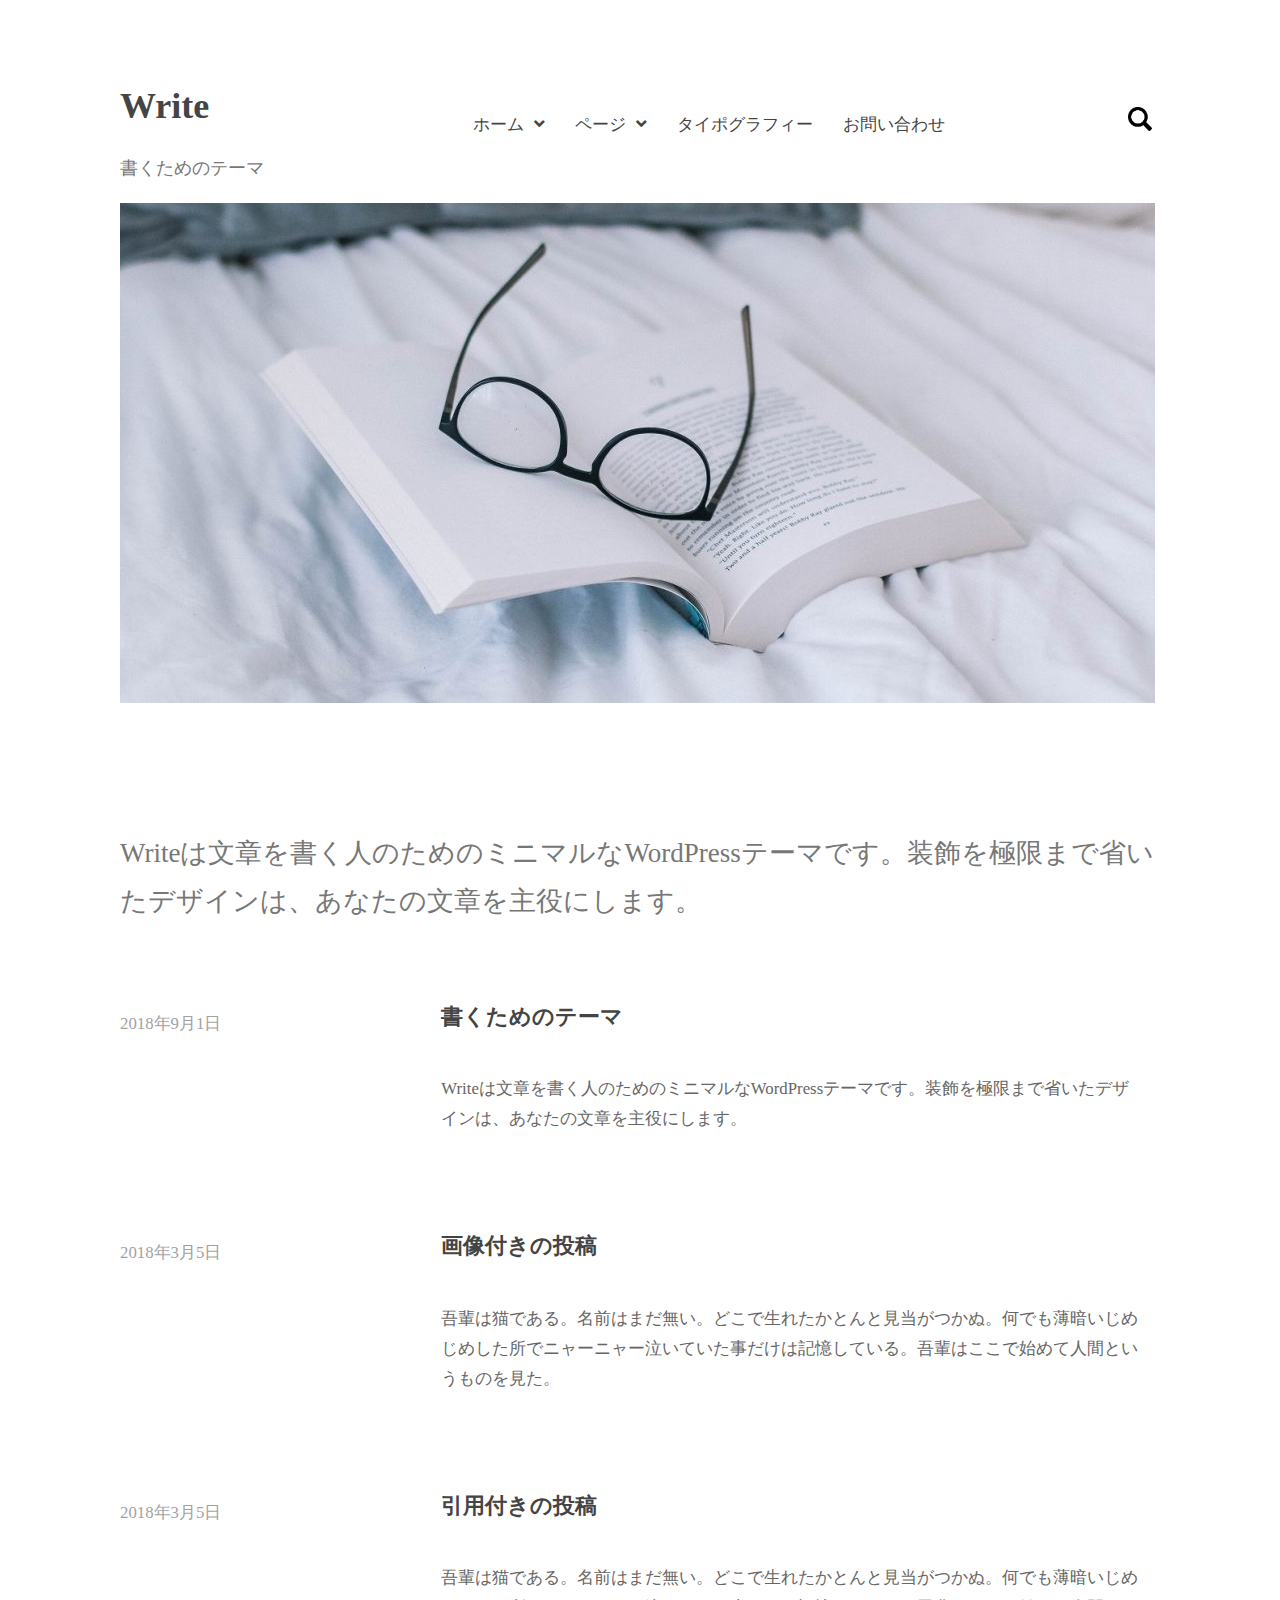
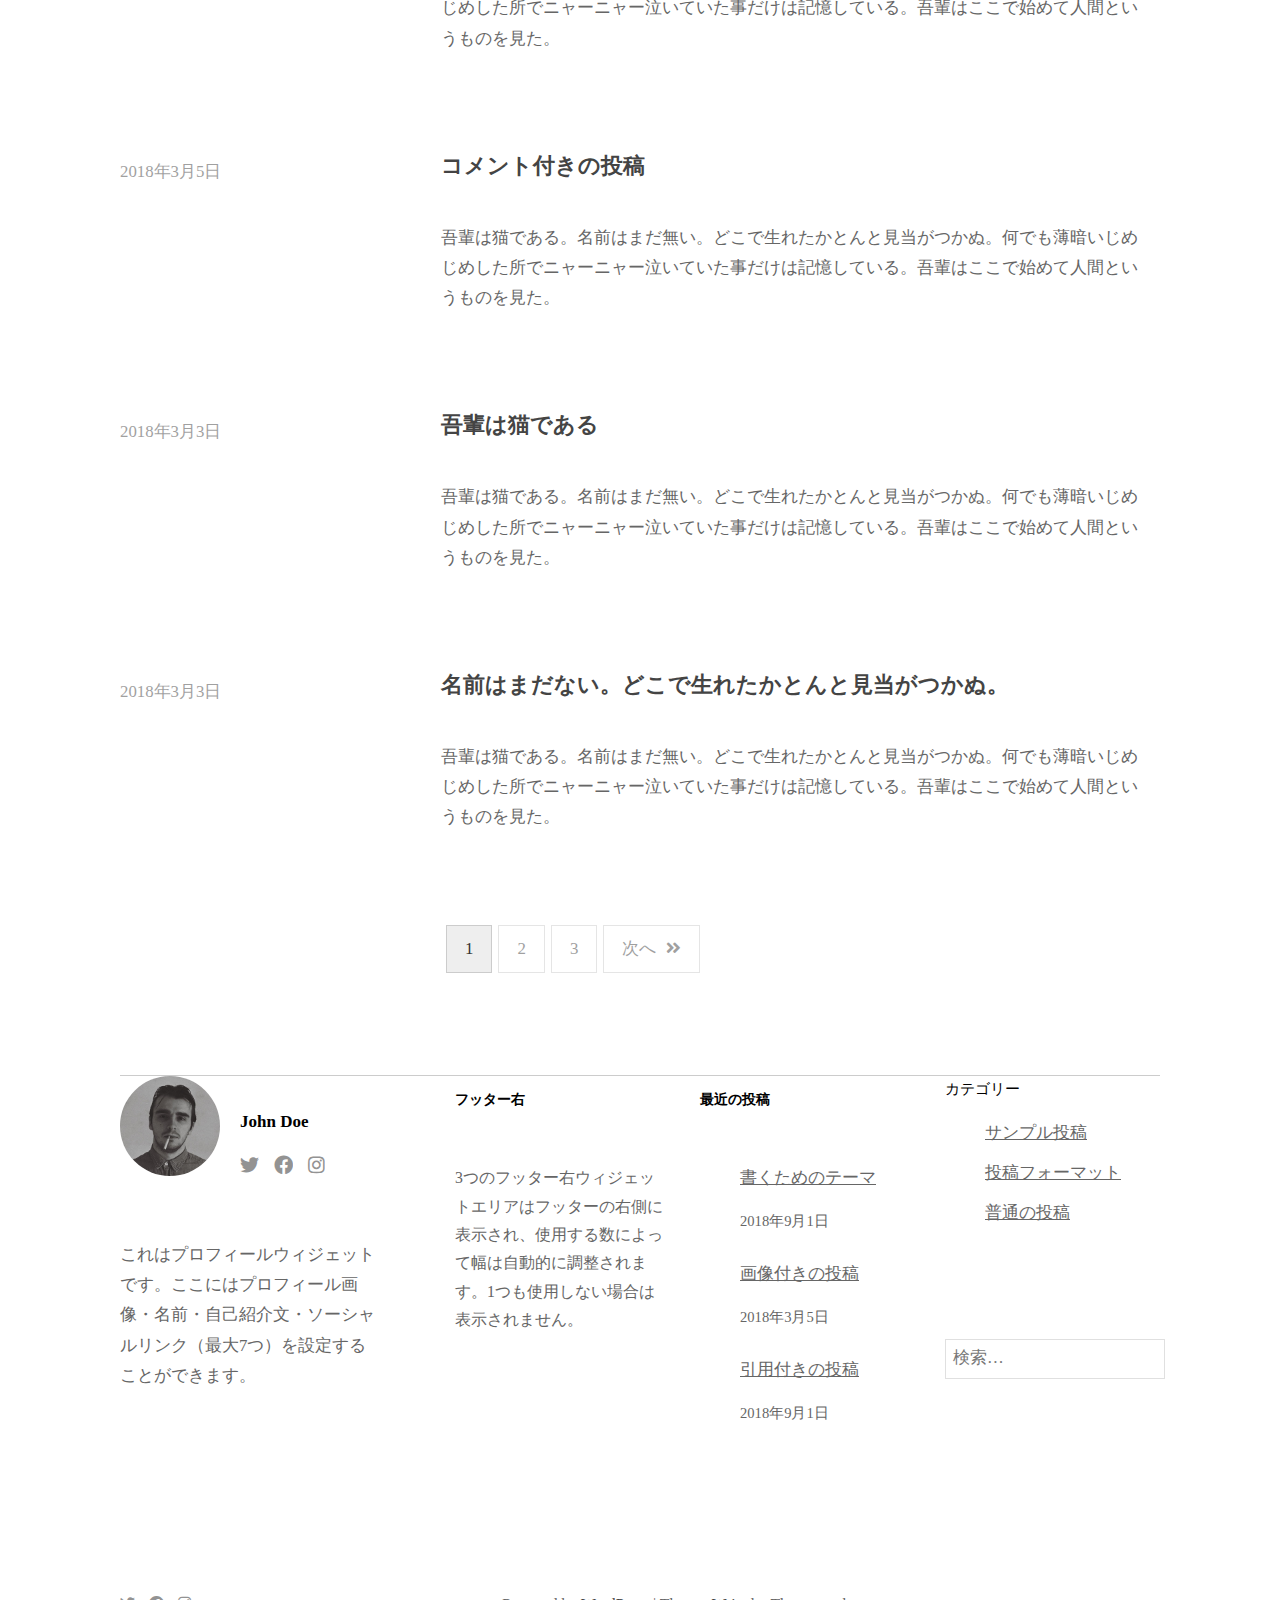
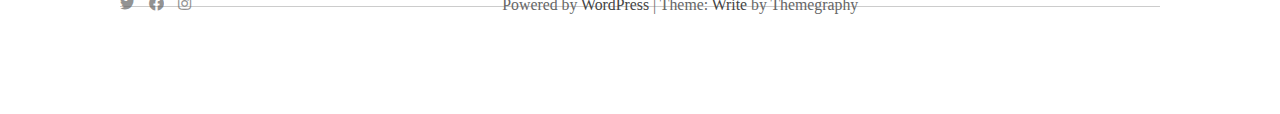
<file: Desktop/day1/index.html>
<!DOCTYPE html>
<html lang="ja">

<head>
    <meta charset="UTF-8">
    <meta http-equiv="X-UA-Compatible" content="IE=edge">
    <meta name="viewport" content="width=device-width, initial-scale=1.0">
    <title>Document</title>
    <link rel="stylesheet" href="css/style.css">
    <link href="https://use.fontawesome.com/releases/v5.6.1/css/all.css" rel="stylesheet">
</head>

<body>
    <header>
        <div class="container">
            <div class="header-left">
                <h1><a href="">Write</a></h1>
                <p>書くためのテーマ</p>

            </div>
            <div class="header-right">
                <div class="header-nav">
                    <div class="gnav">
                        <ul>
                            <li><a href="">ホーム<span class="fas fa-angle-down"></span></a>
                                <ul>
                                    <li><a href="">→カスタマイズ</a></li>
                                </ul>
                            </li>
                            <li><a href="">ページ<span class="fas fa-angle-down"></span></a>
                                <ul>
                                    <li><a href="">アイキャッチ画像無しのページ</a></li>
                                    <li><a href="">ページ (全幅テンプレート)</a></li>
                                </ul>
                            <li><a href="">タイポグラフィー</a>
                            </li>
                            <li><a href="">お問い合わせ</a></li>
                    </div>
                    <div class="serch-wrapper">
                        <form action="＃">
                            <input class="search" name="q"type="text" placeholder="検索...">
                            
                        </form>
                    </div>
                </div>
            </div>
        </div>
    </header>

    <div class="top-wrapper">
        <div class="container">
            <img src="kusomegane.jpg">
            <p>Writeは文章を書く人のためのミニマルなWordPressテーマです。装飾を極限まで省いたデザインは、あなたの文章を主役にします。</p>
        </div>    
    </div>

    <div class="main-wrapper">
        <div class="container">
            <div class="text-box">
                <div class="date">
                    <p><a href="#">2018年9月1日</a></p>
                </div>
                <div class="textarea">
                    <h1 class="text-heading"><a href="#">書くためのテーマ</a></h1>
                    <p class="text">Writeは文章を書く人のためのミニマルなWordPressテーマです。装飾を極限まで省いたデザインは、あなたの文章を主役にします。</p>
                </div>
            </div>

            <div class="text-box">
                <div class="date">
                    <p><a href="#">2018年3月5日</a></p>
                </div>
                <div class="textarea">
                    <h1 class="text-heading"><a href="#">画像付きの投稿</a></h1>
                    <p class="text">吾輩は猫である。名前はまだ無い。どこで生れたかとんと見当がつかぬ。何でも薄暗いじめじめした所でニャーニャー泣いていた事だけは記憶している。吾輩はここで始めて人間というものを見た。</p>
                </div>
            </div>

            <div class="text-box">
                <div class="date">
                    <p><a href="#">2018年3月5日</a></p>
                </div>
                <div class="textarea">
                    <h1 class="text-heading"><a href="#">引用付きの投稿</a></h1>
                    <p class="text">吾輩は猫である。名前はまだ無い。どこで生れたかとんと見当がつかぬ。何でも薄暗いじめじめした所でニャーニャー泣いていた事だけは記憶している。吾輩はここで始めて人間というものを見た。</p>
                </div>
            </div>

            <div class="text-box">
                <div class="date">
                    <p><a href="#">2018年3月5日</a></p>
                </div>
                <div class="textarea">
                    <h1 class="text-heading"><a href="#">コメント付きの投稿</a></h1>
                    <p class="text">吾輩は猫である。名前はまだ無い。どこで生れたかとんと見当がつかぬ。何でも薄暗いじめじめした所でニャーニャー泣いていた事だけは記憶している。吾輩はここで始めて人間というものを見た。</p>
                </div>
            </div>

            <div class="text-box">
                <div class="date">
                    <p><a href="#">2018年3月3日</a></p>
                </div>
                <div class="textarea">
                    <h1 class="text-heading"><a href="#">吾輩は猫である</a></h1>
                    <p class="text">吾輩は猫である。名前はまだ無い。どこで生れたかとんと見当がつかぬ。何でも薄暗いじめじめした所でニャーニャー泣いていた事だけは記憶している。吾輩はここで始めて人間というものを見た。</p>
                </div>
            </div>

            <div class="text-box">
                <div class="date">
                    <p><a href="#">2018年3月3日</a></p>
                </div>
                <div class="textarea">
                    <h1 class="text-heading"><a href="#">名前はまだない。どこで生れたかとんと見当がつかぬ。</a></h1>
                    <p class="text">吾輩は猫である。名前はまだ無い。どこで生れたかとんと見当がつかぬ。何でも薄暗いじめじめした所でニャーニャー泣いていた事だけは記憶している。吾輩はここで始めて人間というものを見た。</p>
                </div>
            </div>

           <ul class="page-list">
               <li class="this">1</li>
               <li><a href="">2</a></li>
               <li><a href="">3</a></li>
               <li><a href="">次へ<span class="fas fa-angle-double-right"></span></a></li>
           </ul>


            
        </div>

        <div class="profile-wrapper">
            <div class="container">
                <div class="profile">
                  <img class="photo" src="dandy.png">
                  <div class="profile-heading">
                    <h1>John Doe</h1>
                    <a href=""><i class="fab fa-twitter"></i></a>
                    <a href=""><i class="fab fa-facebook"></i></a>
                    <a href=""><i class="fab fa-instagram"></i></a>
                  </div>
                  <div class="profile-text">
                      <p>これはプロフィールウィジェットです。ここにはプロフィール画像・名前・自己紹介文・ソーシャルリンク（最大7つ）を設定することができます。</p>
                  </div>
                </div>
                <div class="sub-menu">
                    <div class="sub">
                        <h2 class="sub-heading">フッター右</h2>
                        <P class="sub-text">3つのフッター右ウィジェットエリアはフッターの右側に表示され、使用する数によって幅は自動的に調整されます。1つも使用しない場合は表示されません。</P>
                    </div>
                    <div class="sub">
                        <h2 class="sub-heading">最近の投稿</h2>
                        <ul class="sub1">
                            <li><a href="">書くためのテーマ</a></li>
                            <p>2018年9月1日</p>
                            <li><a href="">画像付きの投稿</a></li>
                            <p>2018年3月5日</p>
                            <li><a href="">引用付きの投稿</a></li>
                            <p>2018年9月1日</p>
                        </ul>
                    </div>
                    <div class="sub">
                        <h2　class="sub-heading">カテゴリー</h2>
                        <ul class="sub2">
                            <li><a href="">サンプル投稿</a></li>
                            <li><a href="">投稿フォーマット</a></li>
                            <li><a href="">普通の投稿</a></li>
                        </ul>
                        <input class="sub-input" type="search" placeholder="検索…">
                    </div>
                </div>
            </div>
        </div>
    </div>

    <footer>
        <div class="container">
            <div class="footer-icon">
                <a href=""><i class="fab fa-twitter"></i></a>
                <a href=""><i class="fab fa-facebook"></i></a>
                <a href=""><i class="fab fa-instagram"></i></a>
            </div>
            <div class="footer-logo">
                <p> Powered by <span><a href="#">WordPress</a></span> | Theme: <span><a href="#">Write</a></span> by Themegraphy</p>
            </div>
            
        </div>
    </footer>



</body>

</html>
</file>
<file: Desktop/day1/css/style.css>
body {
    font-size: 15px;
    font-family: Georgia, 游明朝, YuMincho, "Hiragino Mincho ProN", Meiryo, serif;
    line-height: 1.8;
}

a{
    text-decoration:none;
    color:#444444;
}

header{
    height: 152px;
    margin-top: 50px;
}

.container{
    width: 1040px;
    margin: 0% auto;
}

ul{
    list-style: none;
}

.header-left{
    float:left;
}

.header-right{
    float:right;
    padding-top: 45px;
    position:relative;
}

.header-left h1{
    font-size: 36px;
    height: 54px;
    
}

.header-left p{
    font-size: 18px;
    color:#777777;
}

.gnav li{
    float:left;
    font-size: 16.88px;
    padding:0 15px;
    position: relative;
}

.gnav li ul{
    position: absolute;
    top:45px;
    left: -5px;
    height: 0;
    visibility: hidden;
}

.gnav li li{
    width: 200px;
    border:1px solid #f0f0f0;
    padding: 10px 20px 0 20px;
    box-shadow: 0.5px 0.5px #f0f0f0;
    opacity: 0;
    transition: all 0.3s;
    background-color: white;
}

.gnav li a{
    display:block;
    padding-bottom: 20px;
}

.gnav li:hover ul li{
    visibility: visible;
    opacity: 1;
}

.gnav li a:hover{
    color: #c49029;
} 

.fas{
    margin-left:10px;
}

.gnav{
    padding:0 200px 0 0;
}

.search-wrapper{
    height: 40px;
    display:inline-block;
    position: relative;
    float:right;
}

.search{
    height:36px;
    width:0px;
    background: url("../search-icon-png-9985.png") left center no-repeat;
    background-size: 24px 24px;
    padding-left: 30px;
    font-size:16px;
    border: 1px solid #e0e0e0;
    position: absolute;
    right:0;
    top: 50px;
    outline: none;
    border: none;
    cursor: pointer;
    transition:0.5s;
    }

.search:focus{
    height: 34px;
    width: 180px;
    border: 1px solid #e0e0e0;
    background-color:white;
    cursor: text;
}

.top-wrapper{
    height:780px;
    
}

.top-wrapper p{
    font-size:27px;
    color:#777777;
    padding-top:90px;
}

.main-wrapper{
    height:auto;
    padding-bottom:40px;
}

.date{
    float:left;
    margin-right:220px;
    font-size:16.8px;
    color:#999999;
    padding-top:10px;
    opacity: 0.5;
}

.date:hover{
    opacity: 1;
}

.textarea{
    width:700px;
    display:inline-block;
}

.text-heading{
    color:#111111;
    font-size:22.4px;
    padding-bottom:20px;
}

.text-heading a:hover{
    color:#C49029;
}


.text{
    font-size:16.8px;
    color:#666666;
}

.text-box{
    padding-bottom:60px;
}

.page-list li{
    float:left;
    font-size: 16.88px;
    color:#777777;
    display:inline-block;
    border:1px solid #ccc;
    padding:8px 18px;
    margin-left: 6px;
    opacity: 0.5;
}

.page-list li:hover{
    opacity: 1;
}

.page-list{
    padding-left:320px;
}

.page-list .this{
    background-color: #EEEEEE;
    color:#333333;
    opacity: 1;
}

.main-wrapper .container{
    border-bottom:1px solid #ccc;
    padding-bottom:150px;
}

.profile-wrapper{
    height:460px;
}

.photo{
    border-radius: 50%;
    width:100px;
    height:auto;
    float: left;
    
}

.profile{
    width: 300px;
    float:left;
}

.profile-heading{
    font-size:19px;
    padding:20px 0 40px 20px;
    display: inline-block;
    
}

.profile-heading .fab{
    color:#666666;
    padding-right:10px;
    opacity: 0.7;
    transition:0.5s;
}

.profile-heading .fab:hover{
    opacity: 1;
}

.profile-text{
    color:#666666;
    font-size:16.8px;
    width:260px;
}

.profile-heading h1{
    font-size:17px;
}

.sub{
    float:left;
    width:210px;
    margin-left: 35px;
}

.sub-heading{
    font-size: 14.4px;
    padding-bottom:35px;
}

.sub-text{
    font-size:15.8px;
    color:#666666;
}

.sub li a{
    font-size: 16.9px;
    color:#666666;
    text-decoration: underline;
}

.sub li a:hover{
    color:#C49029;
}

.sub1 p{
    font-size: 14.6px;
    color:#666666;
    padding-bottom:10px;
}

.sub2 li{
    padding-bottom:10px;
}

.sub-input{
    margin-top:85px;
    height:40px;
    width:220px;
    border:1px solid #e0e0e0
}

::placeholder{
    padding-left:5px;
    color:#777777;
    font-family: Georgia, 游明朝, YuMincho, "Hiragino Mincho ProN", Meiryo, serif;
    font-size: 16.8px;
}
.profile-wrapper .container{
    
    border-bottom:1px solid #ccc;
    height: 380px;
}

footer{
    height:115px;
}

.footer-icon{
    float:left;
}

.footer-logo{
    text-align: center;
    color:#666666;
    font-size:15.8px;
}

.footer-icon .fab{
    color:#666666;
    padding-right:10px;
    opacity:0.7;
    transition:0.5s;
}

.footer-icon .fab:hover{
    opacity:1;
}
</file>
